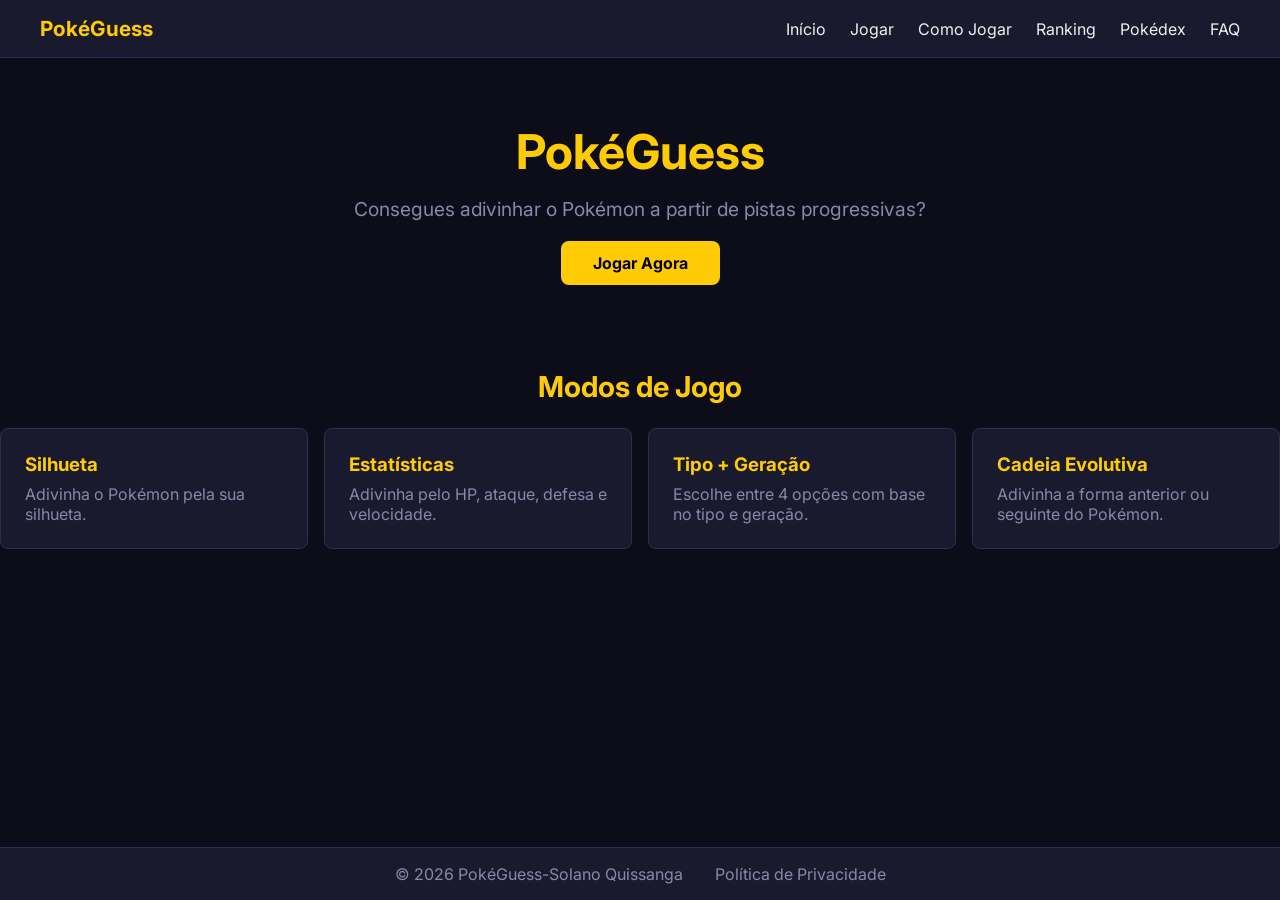
<file: index.html>
<!DOCTYPE html>
<html lang="pt">
<head>
  <meta charset="UTF-8">
  <meta name="viewport" content="width=device-width, initial-scale=1.0">
  <meta name="description" content="PokéGuess-Jogo de adivinha de Pokémon.">
  <title>PokéGuess</title>
  <link rel="stylesheet" href="style.css">
</head>
<body>

  <header>
    <nav>
      <a href="index.html" class="logo">PokéGuess</a>
      <ul>
        <li><a href="index.html">Início</a></li>
        <li><a href="jogo.html">Jogar</a></li>
        <li><a href="sobre.html">Como Jogar</a></li>
        <li><a href="ranking.html">Ranking</a></li>
        <li><a href="pokedex.html">Pokédex</a></li>
        <li><a href="faq.html">FAQ</a></li>
      </ul>
    </nav>
  </header>

  <div class="main-content">
    <!-- Hero -->
    <section class="hero">
      <h1>PokéGuess</h1>
      <p>Consegues adivinhar o Pokémon a partir de pistas progressivas?</p>
      <a href="jogo.html" class="btn">Jogar Agora</a>
    </section>

    <!-- Modos -->
    <section class="modos">
      <h2>Modos de Jogo</h2>
      <div class="cards">
        <div class="card">
          <h3>Silhueta</h3>
          <p>Adivinha o Pokémon pela sua silhueta.</p>
        </div>
        <div class="card">
          <h3>Estatísticas</h3>
          <p>Adivinha pelo HP, ataque, defesa e velocidade.</p>
        </div>
        <div class="card">
          <h3>Tipo + Geração</h3>
          <p>Escolhe entre 4 opções com base no tipo e geração.</p>
        </div>
        <div class="card">
          <h3>Cadeia Evolutiva</h3>
          <p>Adivinha a forma anterior ou seguinte do Pokémon.</p>
        </div>
      </div>
    </section>
  </div>

  <footer>
    <p>&copy; 2026 PokéGuess-Solano Quissanga</p>
    <a href="privacidade.html">Política de Privacidade</a>
  </footer>

</body>
</html>
</file>
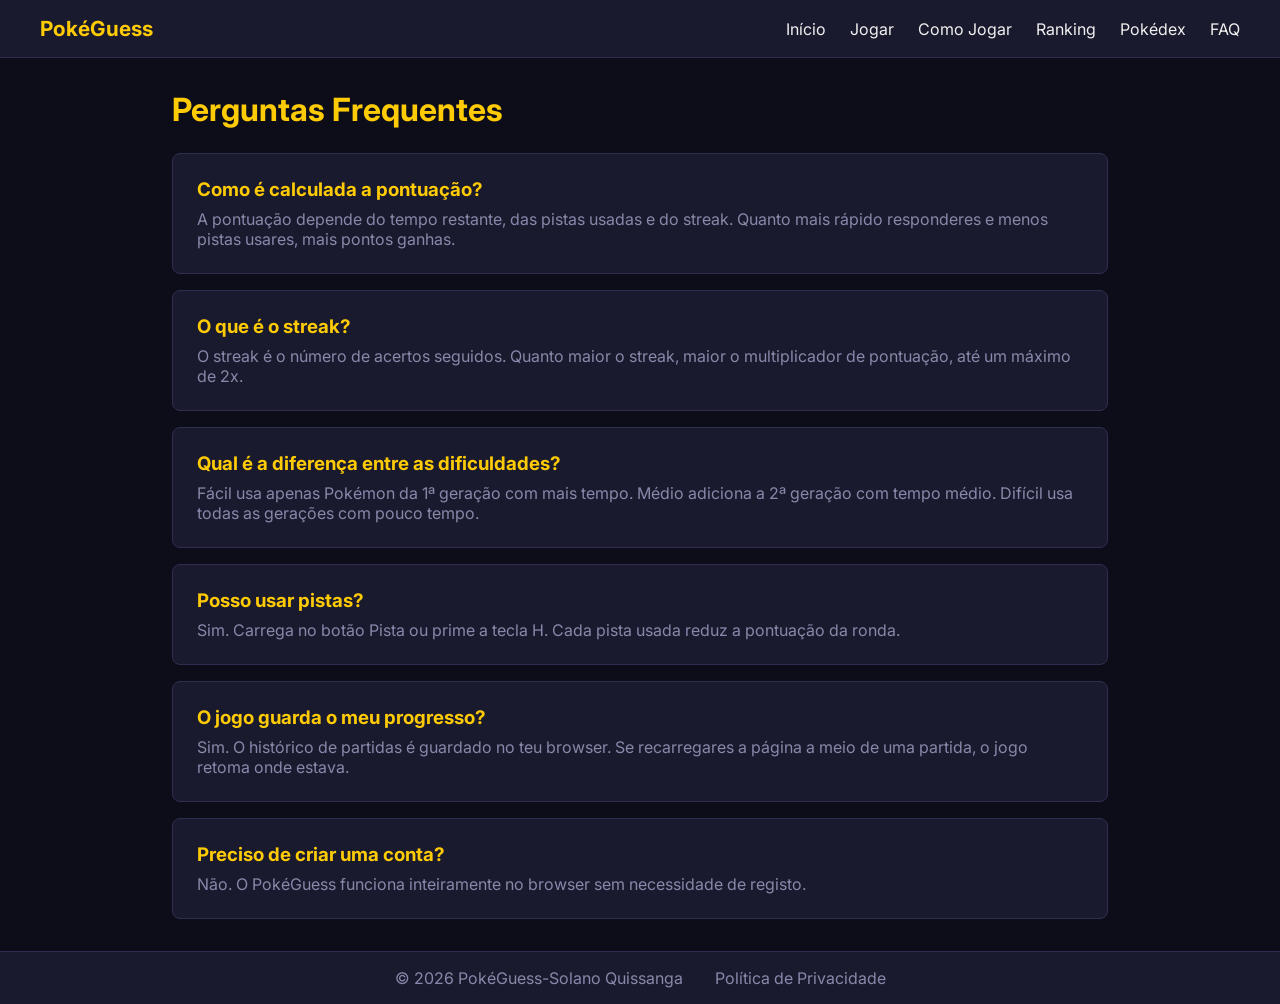
<file: faq.html>
<!DOCTYPE html>
<html lang="pt">
<head>
  <meta charset="UTF-8">
  <meta name="viewport" content="width=device-width, initial-scale=1.0">
  <meta name="description" content="Perguntas frequentes sobre o PokéGuess.">
  <title>FAQ-PokéGuess</title>
  <link rel="stylesheet" href="style.css">
</head>
<body>

  <header>
    <nav>
      <a href="index.html" class="logo">PokéGuess</a>
      <ul>
        <li><a href="index.html">Início</a></li>
        <li><a href="jogo.html">Jogar</a></li>
        <li><a href="sobre.html">Como Jogar</a></li>
        <li><a href="ranking.html">Ranking</a></li>
        <li><a href="pokedex.html">Pokédex</a></li>
        <li><a href="faq.html">FAQ</a></li>
      </ul>
    </nav>
  </header>

  <main>
  <h1 class="page-title">Perguntas Frequentes</h1>

  <div class="faq-list">
    <div class="card">
      <h3>Como é calculada a pontuação?</h3>
      <p class="faq-answer">A pontuação depende do tempo restante, das pistas usadas e do streak. Quanto mais rápido responderes e menos pistas usares, mais pontos ganhas.</p>
    </div>
    <div class="card">
      <h3>O que é o streak?</h3>
      <p class="faq-answer">O streak é o número de acertos seguidos. Quanto maior o streak, maior o multiplicador de pontuação, até um máximo de 2x.</p>
    </div>
    <div class="card">
      <h3>Qual é a diferença entre as dificuldades?</h3>
      <p class="faq-answer">Fácil usa apenas Pokémon da 1ª geração com mais tempo. Médio adiciona a 2ª geração com tempo médio. Difícil usa todas as gerações com pouco tempo.</p>
    </div>
    <div class="card">
      <h3>Posso usar pistas?</h3>
      <p class="faq-answer">Sim. Carrega no botão Pista ou prime a tecla H. Cada pista usada reduz a pontuação da ronda.</p>
    </div>
    <div class="card">
      <h3>O jogo guarda o meu progresso?</h3>
      <p class="faq-answer">Sim. O histórico de partidas é guardado no teu browser. Se recarregares a página a meio de uma partida, o jogo retoma onde estava.</p>
    </div>
    <div class="card">
      <h3>Preciso de criar uma conta?</h3>
      <p class="faq-answer">Não. O PokéGuess funciona inteiramente no browser sem necessidade de registo.</p>
    </div>
  </div>
</main>

  <footer>
    <p>&copy; 2026 PokéGuess-Solano Quissanga</p>
    <a href="privacidade.html">Política de Privacidade</a>
  </footer>

</body>
</html>
</file>
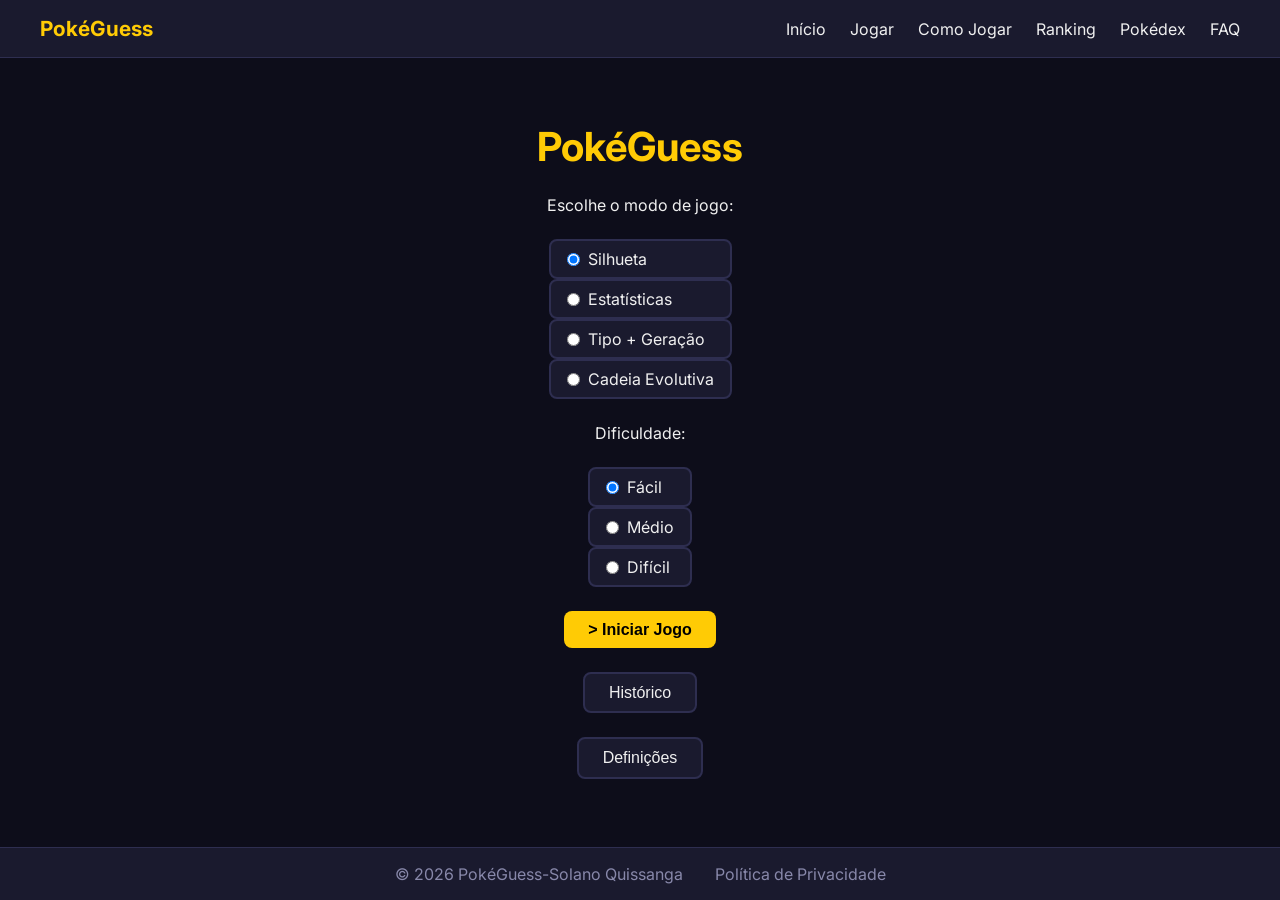
<file: jogo.html>
<!DOCTYPE html>
<html lang="pt">
<head>
  <meta charset="UTF-8">
  <meta name="viewport" content="width=device-width, initial-scale=1.0">
  <meta name="description" content="PokéGuess - Jogo de adivinha de Pokémon com pistas progressivas.">
  <title>PokéGuess</title>
  <link rel="stylesheet" href="style.css">
</head>
<body>

  <header>
    <nav>
      <a href="index.html" class="logo">PokéGuess</a>
      <ul>
        <li><a href="index.html">Início</a></li>
        <li><a href="jogo.html">Jogar</a></li>
        <li><a href="sobre.html">Como Jogar</a></li>
        <li><a href="ranking.html">Ranking</a></li>
        <li><a href="pokedex.html">Pokédex</a></li>
        <li><a href="faq.html">FAQ</a></li>
      </ul>
    </nav>
  </header>

  <main>

    <!-- ECRÃ INICIAL -->
    <div id="screen-start" class="screen active">
      <h1>PokéGuess</h1>
      <p>Escolhe o modo de jogo:</p>
      <div>
        <label><input type="radio" name="mode" value="silhouette" checked> Silhueta</label>
        <label><input type="radio" name="mode" value="stats"> Estatísticas</label>
        <label><input type="radio" name="mode" value="typegen"> Tipo + Geração</label>
        <label><input type="radio" name="mode" value="evolution"> Cadeia Evolutiva</label>
      </div>
      <p>Dificuldade:</p>
      <div>
        <label><input type="radio" name="difficulty" value="easy" checked> Fácil</label>
        <label><input type="radio" name="difficulty" value="medium"> Médio</label>
        <label><input type="radio" name="difficulty" value="hard"> Difícil</label>
      </div>
      <button id="btn-start">Iniciar Jogo</button>
      <button id="btn-history">Histórico</button>
      <button id="btn-settings">Definições</button>
    </div>

    <!-- ECRÃ DE JOGO -->
    <div id="screen-game" class="screen">
      <div id="hud">
        <span>Vidas: <span id="lives">3 vidas</span></span>
        <span>Pontos: <span id="score">0</span></span>
        <span>Streak: <span id="streak">0</span></span>
      </div>
      <div id="timer-bar-container">
        <div id="timer-bar"></div>
      </div>
      <span id="timer-text">--s</span>
      <div id="game-area">
        <div id="game-content"></div>
        <div id="game-right">
          <div id="answer-zone">
            <input type="text" id="answer-input" placeholder="Nome do Pokémon..." autocomplete="off">
            <button id="btn-submit">Responder (Enter)</button>
            <button id="btn-hint">Pista (H)</button>
          </div>
          <div id="feedback" class="hidden"></div>
          <button id="btn-quit">Abandonar</button>
        </div>
      </div>
    </div>

    <!-- ECRÃ DE HISTÓRICO -->
    <div id="screen-history" class="screen">
      <h1>Histórico</h1>
      <button id="btn-export-csv">Exportar CSV</button>
      <div id="history-list"></div>
      <button id="btn-back-history">Voltar</button>
    </div>

<!-- ECRÃ DE DEFINIÇÕES -->
<div id="screen-settings" class="screen">
  <h1>Definições</h1>
  <form id="form-settings" class="settings-form">
    <div class="form-group">
      <label for="input-name">Nome do jogador</label>
      <input type="text" id="input-name" placeholder="O teu nome..." maxlength="20" required>
    </div>
    <div class="form-group">
      <label for="input-difficulty">Dificuldade</label>
      <select id="input-difficulty">
        <option value="easy">Fácil</option>
        <option value="medium">Médio</option>
        <option value="hard">Difícil</option>
      </select>
    </div>
    <div class="form-group">
      <label for="input-time">Tempo por ronda (segundos)</label>
      <input type="number" id="input-time" min="10" max="120" value="60" required>
    </div>
    <div class="form-checkbox">
      <input type="checkbox" id="input-sound" checked>
      <label for="input-sound">Som ligado</label>
    </div>
    <button type="submit" id="btn-save-settings">Guardar</button>
  </form>
  <button id="btn-back-settings">Voltar</button>
</div>

    <!-- ECRÃ DE FIM DE JOGO -->
    <div id="screen-gameover" class="screen">
      <h1 id="gameover-title">Fim de Jogo!</h1>
      <p id="gameover-score"></p>
      <p id="gameover-stats"></p>
      <button id="btn-play-again">Jogar de Novo</button>
      <button id="btn-menu">Menu Principal</button>
    </div>

  </main>

  <footer>
    <p>&copy; 2026 PokéGuess-Solano Quissanga</p>
    <a href="privacidade.html">Política de Privacidade</a>
  </footer>

  <script src="api.js"></script>
  <script src="storage.js"></script>
  <script src="engine.js"></script>
  <script src="modes.js"></script>
  <script src="main.js"></script>

</body>
</html>
</file>
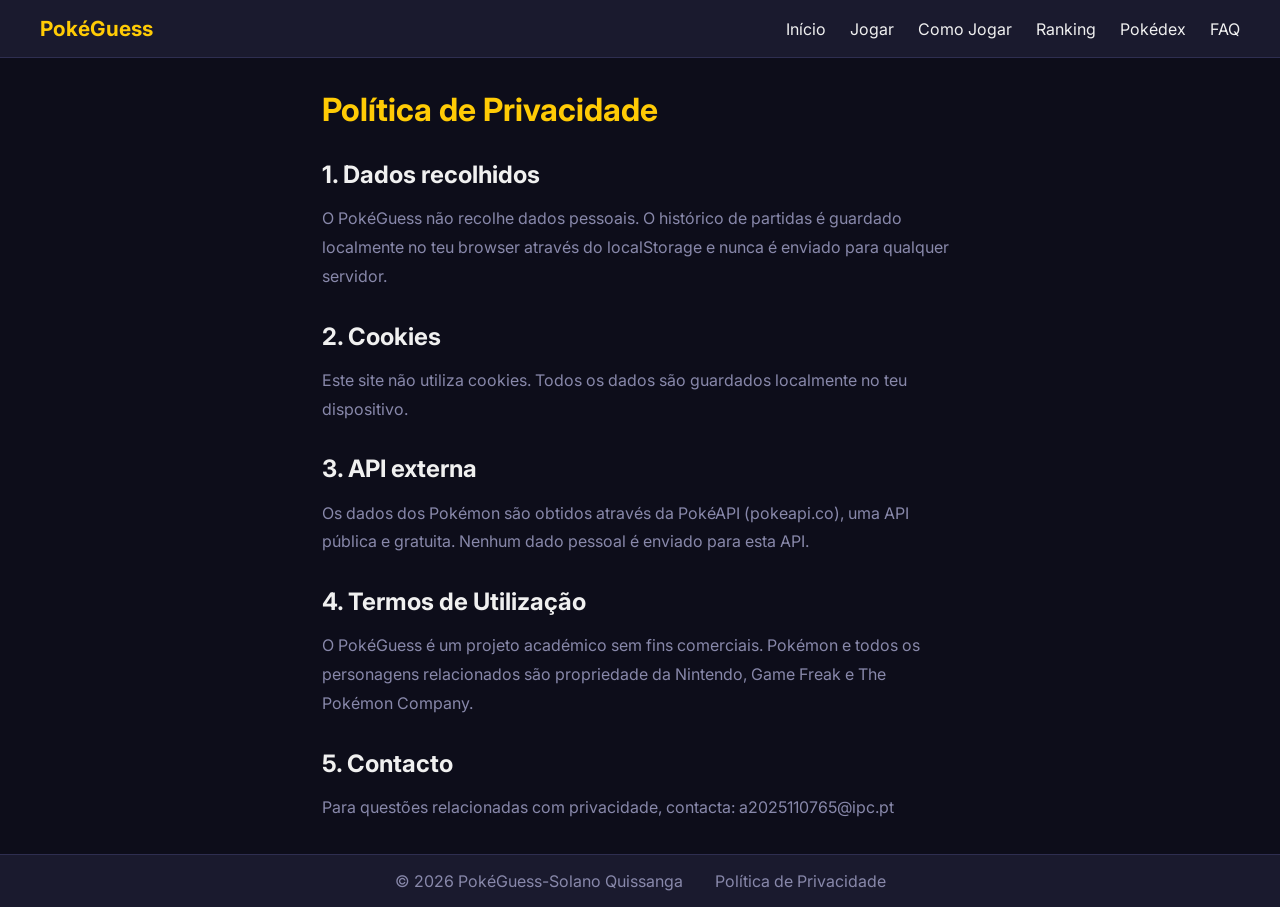
<file: privacidade.html>
<!DOCTYPE html>
<html lang="pt">
<head>
  <meta charset="UTF-8">
  <meta name="viewport" content="width=device-width, initial-scale=1.0">
  <meta name="description" content="Política de Privacidade e Termos e Condições do PokéGuess.">
  <title>Privacidade-PokéGuess</title>
  <link rel="stylesheet" href="style.css">
</head>
<body>

  <header>
    <nav>
      <a href="index.html" class="logo">PokéGuess</a>
      <ul>
        <li><a href="index.html">Início</a></li>
        <li><a href="jogo.html">Jogar</a></li>
        <li><a href="sobre.html">Como Jogar</a></li>
        <li><a href="ranking.html">Ranking</a></li>
        <li><a href="pokedex.html">Pokédex</a></li>
        <li><a href="faq.html">FAQ</a></li>
      </ul>
    </nav>
  </header>

  <main class="narrow-main">
  <h1 class="page-title">Política de Privacidade</h1>

  <div class="legal-content">
    <section>
      <h2 class="legal-heading">1. Dados recolhidos</h2>
      <p>O PokéGuess não recolhe dados pessoais. O histórico de partidas é guardado localmente no teu browser através do localStorage e nunca é enviado para qualquer servidor.</p>
    </section>
    <section>
      <h2 class="legal-heading">2. Cookies</h2>
      <p>Este site não utiliza cookies. Todos os dados são guardados localmente no teu dispositivo.</p>
    </section>
    <section>
      <h2 class="legal-heading">3. API externa</h2>
      <p>Os dados dos Pokémon são obtidos através da PokéAPI (pokeapi.co), uma API pública e gratuita. Nenhum dado pessoal é enviado para esta API.</p>
    </section>
    <section>
      <h2 class="legal-heading">4. Termos de Utilização</h2>
      <p>O PokéGuess é um projeto académico sem fins comerciais. Pokémon e todos os personagens relacionados são propriedade da Nintendo, Game Freak e The Pokémon Company.</p>
    </section>
    <section>
      <h2 class="legal-heading">5. Contacto</h2>
      <p>Para questões relacionadas com privacidade, contacta: a2025110765@ipc.pt</p>
    </section>
  </div>
</main>

  <footer>
    <p>&copy; 2026 PokéGuess-Solano Quissanga</p>
    <a href="privacidade.html">Política de Privacidade</a>
  </footer>

</body>
</html>
</file>
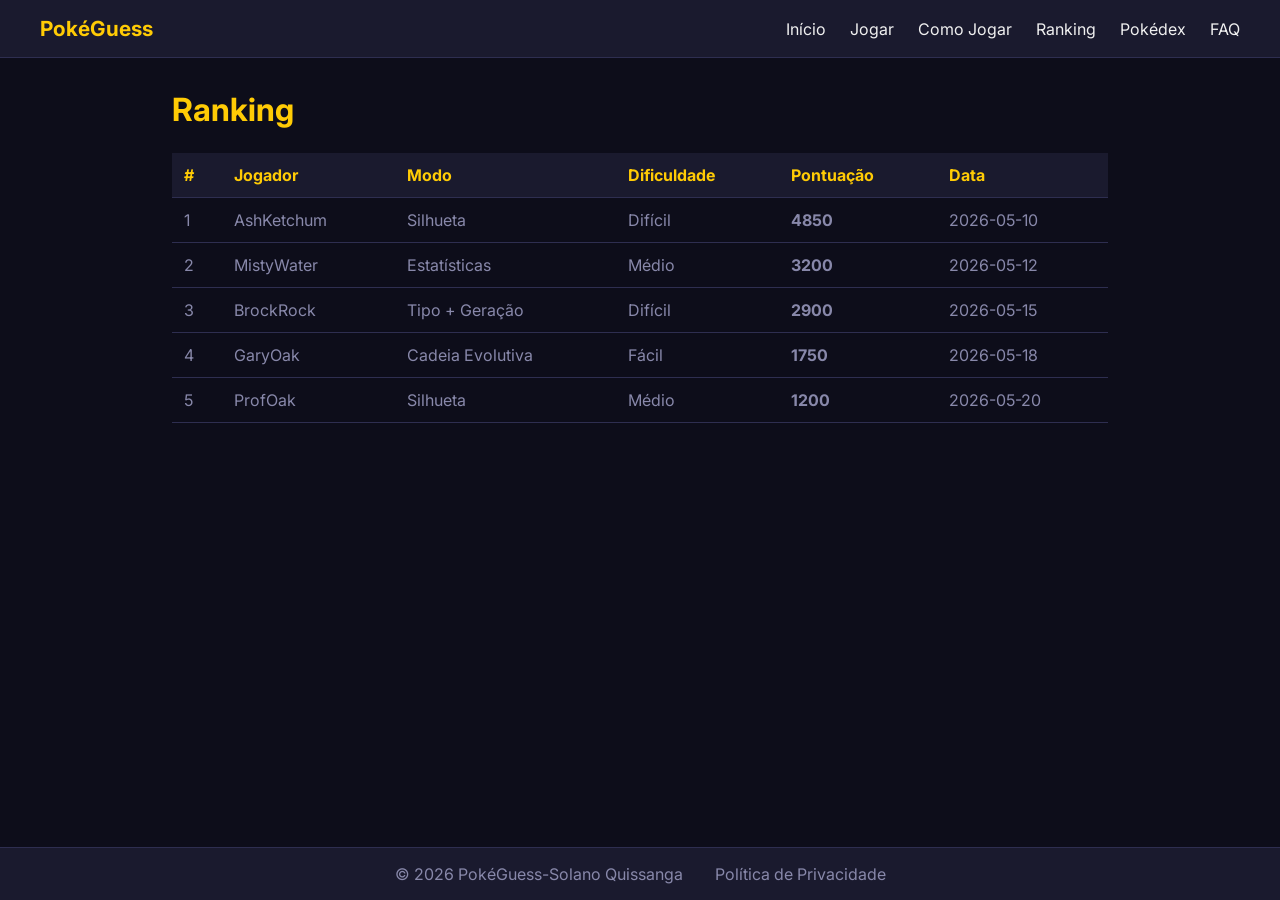
<file: ranking.html>
<!DOCTYPE html>
<html lang="pt">
<head>
  <meta charset="UTF-8">
  <meta name="viewport" content="width=device-width, initial-scale=1.0">
  <meta name="description" content="Ranking de pontuações do PokéGuess.">
  <title>Ranking-PokéGuess</title>
  <link rel="stylesheet" href="style.css">
</head>
<body>

  <header>
    <nav>
      <a href="index.html" class="logo">PokéGuess</a>
      <ul>
        <li><a href="index.html">Início</a></li>
        <li><a href="jogo.html">Jogar</a></li>
        <li><a href="sobre.html">Como Jogar</a></li>
        <li><a href="ranking.html">Ranking</a></li>
        <li><a href="pokedex.html">Pokédex</a></li>
        <li><a href="faq.html">FAQ</a></li>
      </ul>
    </nav>
  </header>

  <main>
  <h1 class="page-title">Ranking</h1>

  <table class="ranking-table">
    <thead>
      <tr>
        <th>#</th>
        <th>Jogador</th>
        <th>Modo</th>
        <th>Dificuldade</th>
        <th>Pontuação</th>
        <th>Data</th>
      </tr>
    </thead>
    <tbody>
      <tr>
        <td>1</td><td>AshKetchum</td><td>Silhueta</td><td>Difícil</td>
        <td class="score-cell">4850</td><td>2026-05-10</td>
      </tr>
      <tr>
        <td>2</td><td>MistyWater</td><td>Estatísticas</td><td>Médio</td>
        <td class="score-cell">3200</td><td>2026-05-12</td>
      </tr>
      <tr>
        <td>3</td><td>BrockRock</td><td>Tipo + Geração</td><td>Difícil</td>
        <td class="score-cell">2900</td><td>2026-05-15</td>
      </tr>
      <tr>
        <td>4</td><td>GaryOak</td><td>Cadeia Evolutiva</td><td>Fácil</td>
        <td class="score-cell">1750</td><td>2026-05-18</td>
      </tr>
      <tr>
        <td>5</td><td>ProfOak</td><td>Silhueta</td><td>Médio</td>
        <td class="score-cell">1200</td><td>2026-05-20</td>
      </tr>
    </tbody>
  </table>
</main>

  <footer>
    <p>&copy; 2026 PokéGuess-Solano Quissanga</p>
    <a href="privacidade.html">Política de Privacidade</a>
  </footer>

</body>
</html>
</file>
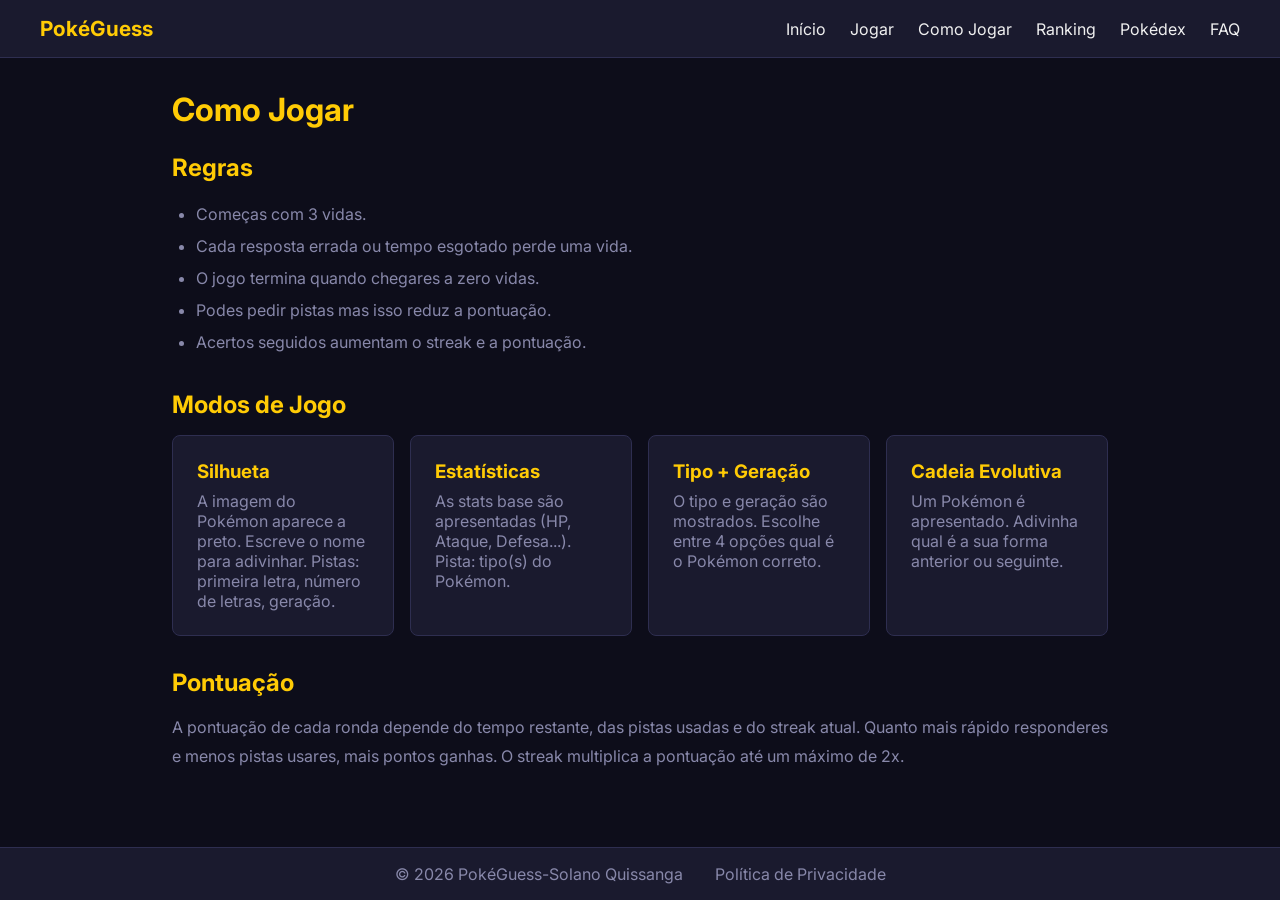
<file: sobre.html>
<!DOCTYPE html>
<html lang="pt">
<head>
  <meta charset="UTF-8">
  <meta name="viewport" content="width=device-width, initial-scale=1.0">
  <meta name="description" content="Como jogar PokéGuess-regras e modos de jogo.">
  <title>Como Jogar-PokéGuess</title>
  <link rel="stylesheet" href="style.css">
</head>
<body>

  <header>
    <nav>
      <a href="index.html" class="logo">PokéGuess</a>
      <ul>
        <li><a href="index.html">Início</a></li>
        <li><a href="jogo.html">Jogar</a></li>
        <li><a href="sobre.html">Como Jogar</a></li>
        <li><a href="ranking.html">Ranking</a></li>
        <li><a href="pokedex.html">Pokédex</a></li>
        <li><a href="faq.html">FAQ</a></li>
      </ul>
    </nav>
  </header>

 <main>
  <h1 class="page-title">Como Jogar</h1>

  <section class="content-section">
    <h2 class="section-title">Regras</h2>
    <ul class="rules-list">
      <li>Começas com 3 vidas.</li>
      <li>Cada resposta errada ou tempo esgotado perde uma vida.</li>
      <li>O jogo termina quando chegares a zero vidas.</li>
      <li>Podes pedir pistas mas isso reduz a pontuação.</li>
      <li>Acertos seguidos aumentam o streak e a pontuação.</li>
    </ul>
  </section>

  <section class="content-section">
    <h2 class="section-title">Modos de Jogo</h2>
    <div class="cards">
      <div class="card">
        <h3>Silhueta</h3>
        <p>A imagem do Pokémon aparece a preto. Escreve o nome para adivinhar. Pistas: primeira letra, número de letras, geração.</p>
      </div>
      <div class="card">
        <h3>Estatísticas</h3>
        <p>As stats base são apresentadas (HP, Ataque, Defesa...). Pista: tipo(s) do Pokémon.</p>
      </div>
      <div class="card">
        <h3>Tipo + Geração</h3>
        <p>O tipo e geração são mostrados. Escolhe entre 4 opções qual é o Pokémon correto.</p>
      </div>
      <div class="card">
        <h3>Cadeia Evolutiva</h3>
        <p>Um Pokémon é apresentado. Adivinha qual é a sua forma anterior ou seguinte.</p>
      </div>
    </div>
  </section>

  <section>
    <h2 class="section-title">Pontuação</h2>
    <p class="muted-text">
      A pontuação de cada ronda depende do tempo restante, das pistas usadas e do streak atual.
      Quanto mais rápido responderes e menos pistas usares, mais pontos ganhas.
      O streak multiplica a pontuação até um máximo de 2x.
    </p>
  </section>
</main>

  <footer>
    <p>&copy; 2026 PokéGuess-Solano Quissanga</p>
    <a href="privacidade.html">Política de Privacidade</a>
  </footer>

</body>
</html>
</file>
<file: style.css>
@import url('https://fonts.googleapis.com/css2?family=Inter:wght@400;600&display=swap');

:root {
  --bg: #0d0d1a;
  --surface: #1a1a2e;
  --border: #2e2e50;
  --primary: #ffcb05;
  --accent: #3d7dca;
  --danger: #e74c3c;
  --success: #2ecc71;
  --text: #f0f0f0;
  --muted: #8888aa;
}

* { box-sizing: border-box; margin: 0; padding: 0; }

body {
  background: var(--bg);
  color: var(--text);
  font-family: 'Inter', Arial, sans-serif;
  min-height: 100vh;
  display: flex;
  flex-direction: column;
}

/* CABEÇALHO */
header {
  background: var(--surface);
  border-bottom: 1px solid var(--border);
  padding: 1rem 2rem;
  width: 100%;
}

nav {
  display: flex;
  justify-content: space-between;
  align-items: center;
  max-width: 1200px;
  margin: 0 auto;
}

.logo, .logo-nav {
  color: var(--primary);
  font-size: 1.3rem;
  font-weight: bold;
  text-decoration: none;
}

nav ul { display: flex; gap: 1.5rem; list-style: none; }
nav ul a { color: var(--text); text-decoration: none; }
nav ul a:hover { color: var(--primary); }

/* RODAPÉ */
footer {
  background: var(--surface);
  border-top: 1px solid var(--border);
  padding: 1rem 2rem;
  text-align: center;
  color: var(--muted);
  display: flex;
  justify-content: center;
  gap: 2rem;
  width: 100%;
  margin-top: auto;
}

footer a { color: var(--muted); text-decoration: none; }
footer a:hover { color: var(--primary); }

/* MAIN */
main {
  flex: 1;
  max-width: 1000px;
  margin: 0 auto;
  padding: 2rem;
  width: 100%;
}

/* HERO */
.hero { text-align: center; padding: 4rem 2rem; }
.hero h1 { font-size: 3rem; color: var(--primary); margin-bottom: 1rem; }
.hero p { font-size: 1.2rem; color: var(--muted); margin-bottom: 2rem; }

.btn {
  background: var(--primary);
  color: #000;
  padding: 0.75rem 2rem;
  border-radius: 8px;
  text-decoration: none;
  font-weight: bold;
  transition: filter 0.2s;
}
.btn:hover { filter: brightness(1.2); }

/* CARDS */
.modos { padding: 2rem 0; }
.modos h2 { font-size: 1.8rem; color: var(--primary); margin-bottom: 1.5rem; text-align: center; }

.cards {
  display: grid;
  grid-template-columns: repeat(auto-fit, minmax(200px, 1fr));
  gap: 1rem;
}

.card {
  background: var(--surface);
  border: 1px solid var(--border);
  border-radius: 8px;
  padding: 1.5rem;
}
.card h3 { color: var(--primary); margin-bottom: 0.5rem; }
.card p { color: var(--muted); }

.card img { transition: transform 0.1s; }
.card img:hover { animation: rodar 2s linear infinite; }

@keyframes rodar {
  0%   { transform: rotateY(0deg); }
  100% { transform: rotateY(360deg); }
}

/* ECRÃS DO JOGO */
.screen {
  display: none;
  flex-direction: column;
  align-items: center;
  gap: 1.5rem;
  width: 100%;
  padding: 2rem;
  margin: 0 auto;
  flex: 1;
}
.screen.active { display: flex; }
.hidden { display: none; }

/* BOTÕES */
button {
  padding: 0.6rem 1.5rem;
  border: none;
  border-radius: 8px;
  font-size: 1rem;
  cursor: pointer;
  transition: transform 0.2s, filter 0.2s;
}
button:hover { transform: translateY(-2px); filter: brightness(1.2); }

#btn-start, #btn-submit {
  background: var(--primary);
  color: #000;
  font-weight: bold;
}

#btn-history, #btn-back-history, #btn-export-csv,
#btn-play-again, #btn-menu, #btn-quit, #btn-hint,
#btn-settings, #btn-back-settings {
  background: var(--surface);
  color: var(--text);
  border: 2px solid var(--border);
}

/* PSEUDO-ELEMENTOS */
#btn-start::before { content: '> '; }
#screen-gameover h1::after { content: '...'; }

/* ECRÃ INICIAL */
#screen-start h1 { font-size: 2.5rem; color: var(--primary); }

#screen-start label {
  display: flex;
  align-items: center;
  gap: 0.5rem;
  cursor: pointer;
  padding: 0.5rem 1rem;
  border: 2px solid var(--border);
  border-radius: 8px;
  background: var(--surface);
}
#screen-start label:hover { border-color: var(--primary); }

/* HUD */
#hud {
  width: 100%;
  display: flex;
  justify-content: space-between;
  background: var(--surface);
  border: 1px solid var(--border);
  border-radius: 8px;
  padding: 0.75rem 1rem;
}

/* TIMER */
#timer-bar-container {
  width: 100%;
  height: 10px;
  background: var(--border);
  border-radius: 999px;
  overflow: hidden;
}
#timer-bar {
  height: 100%;
  width: 100%;
  background: var(--success);
  border-radius: 999px;
  transition: width 1s linear, background 1s linear;
}
#timer-text { font-weight: bold; color: var(--primary); }

/* ÁREA DE JOGO */
#game-area {
  display: flex;
  gap: 2rem;
  width: 100%;
  align-items: center;
}
#game-content {
  flex: 1;
  background: var(--surface);
  border: 1px solid var(--border);
  border-radius: 8px;
  padding: 2rem;
  min-height: 300px;
  display: flex;
  justify-content: center;
  align-items: center;
}
#poke-img { width: 280px; }

#game-right {
  display: flex;
  flex-direction: column;
  gap: 1rem;
  min-width: 250px;
}
#answer-zone {
  display: flex;
  flex-direction: column;
  gap: 0.5rem;
}
#answer-input {
  padding: 0.6rem 1rem;
  background: var(--surface);
  border: 2px solid var(--border);
  border-radius: 8px;
  color: var(--text);
  font-size: 1rem;
}
#answer-input:focus { outline: none; border-color: var(--accent); }

/* FEEDBACK */
#feedback {
  width: 100%;
  padding: 1rem;
  border-radius: 8px;
  text-align: center;
  font-weight: bold;
  animation: pop 0.3s ease;
}
@keyframes pop {
  0%   { transform: scale(0.9); opacity: 0; }
  100% { transform: scale(1); opacity: 1; }
}
.feedback-correct { background: #0d2a1a; color: var(--success); border: 1px solid var(--success); }
.feedback-wrong   { background: #2a0d0d; color: var(--danger);  border: 1px solid var(--danger); }

/* ECRÃ FIM DE JOGO */
#screen-gameover { text-align: center; }
#screen-gameover h1 { font-size: 2rem; color: var(--primary); }

/* TÍTULOS DE PÁGINA E TEXTOS COMUNS (estáticas) */
.page-title { color: var(--primary); margin-bottom: 1.5rem; }
.section-title { color: var(--primary); margin-bottom: 1rem; }
.content-section { margin-bottom: 2rem; }
.muted-text { color: var(--muted); line-height: 1.8; }

/* TABELA DE RANKING */
.ranking-table { width: 100%; border-collapse: collapse; }
.ranking-table th {
  background: var(--surface);
  color: var(--primary);
  padding: 0.75rem;
  text-align: left;
  border-bottom: 1px solid var(--border);
}
.ranking-table td {
  padding: 0.75rem;
  color: var(--muted);
  border-bottom: 1px solid var(--border);
}
.score-cell { color: var(--primary); font-weight: bold; }

/* REGRAS (lista) */
.rules-list { color: var(--muted); line-height: 2; padding-left: 1.5rem; }

/* POKÉDEX */
.pokedex-card { text-align: center; }
.pokedex-card img { width: 100px; }

/* FAQ */
.faq-list { display: flex; flex-direction: column; gap: 1rem; }
.faq-answer { margin-top: 0.5rem; }

/* PÁGINA LEGAL (privacidade) */
.narrow-main { max-width: 700px; }
.legal-content {
  display: flex;
  flex-direction: column;
  gap: 1.5rem;
  color: var(--muted);
  line-height: 1.8;
}
.legal-heading { color: var(--text); margin-bottom: 0.5rem; }

/* PÁGINA DE ERRO 404 */
.error-page { 
    text-align: center; 
    padding: 4rem 2rem;
    display: flex;
flex-direction: column;
align-items: center;
gap: 1rem;
}
.error-img { width: 150px; opacity: 0.5; }
.error-code { color: var(--primary); font-size: 5rem; margin: 1rem 0; }

/* FORMULÁRIO DE DEFINIÇÕES */
.settings-form {
  width: 100%;
  max-width: 400px;
  display: flex;
  flex-direction: column;
  gap: 1rem;
}
.form-group { display: flex; flex-direction: column; gap: 0.3rem; }
.form-group input,
.form-group select {
  padding: 0.6rem 1rem;
  background: var(--surface);
  border: 2px solid var(--border);
  border-radius: 8px;
  color: var(--text);
  font-size: 1rem;
}
.form-checkbox { display: flex; align-items: center; gap: 0.5rem; }
.form-checkbox input { width: 18px; height: 18px; cursor: pointer; }

/* CLASSES USADAS PELO modes.js (em vez de estilos inline) */
.mode-center { text-align: center; }
.mode-full { width: 100%; }
.hints-spacing { margin-top: 1rem; }

.silhouette-img {
  width: 280px;
  filter: brightness(0);
  transition: filter 0.6s ease;
}
.silhouette-img.revealed {
  filter: brightness(1);
}

.stat-row {
  display: flex;
  justify-content: space-between;
  padding: 0.3rem 0;
  border-bottom: 1px solid var(--border);
}

.choice-btn {
  padding: 0.6rem 1rem;
  margin: 0.3rem;
  border-radius: 8px;
  background: var(--surface);
  color: var(--text);
  border: 2px solid var(--border);
  cursor: pointer;
}

.evolution-img {
  width: 150px;
}

/* MEDIA QUERIES */
@media (max-width: 768px) {
  #game-area { flex-direction: column; }
  #game-right { min-width: 100%; }
  #poke-img { width: 180px; }
  nav ul { display: none; }
  #hud { flex-direction: column; gap: 0.5rem; text-align: center; }
}

@media (max-width: 600px) {
  .hero h1 { font-size: 2rem; }
}

@media (max-width: 480px) {
  .screen { padding: 1rem; }
  #screen-start h1 { font-size: 1.8rem; }
  button { width: 100%; }
}
</file>
